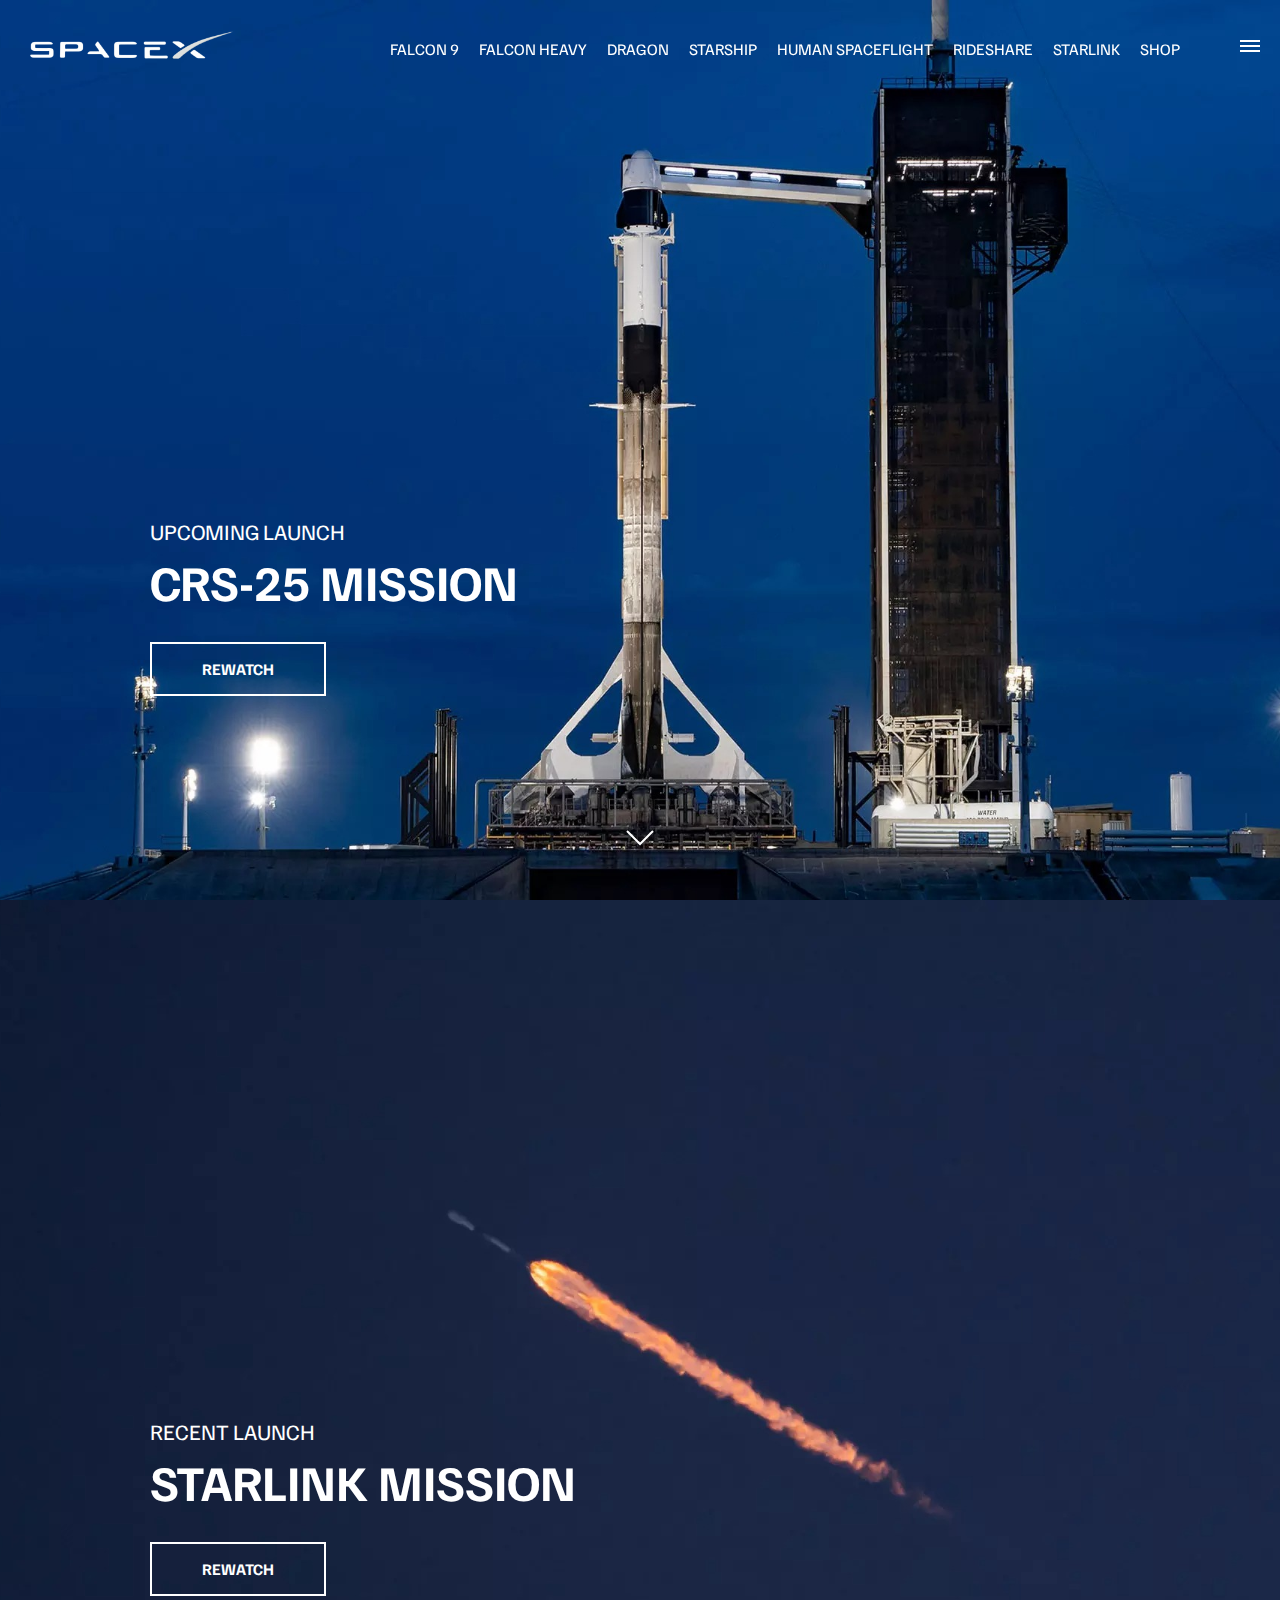
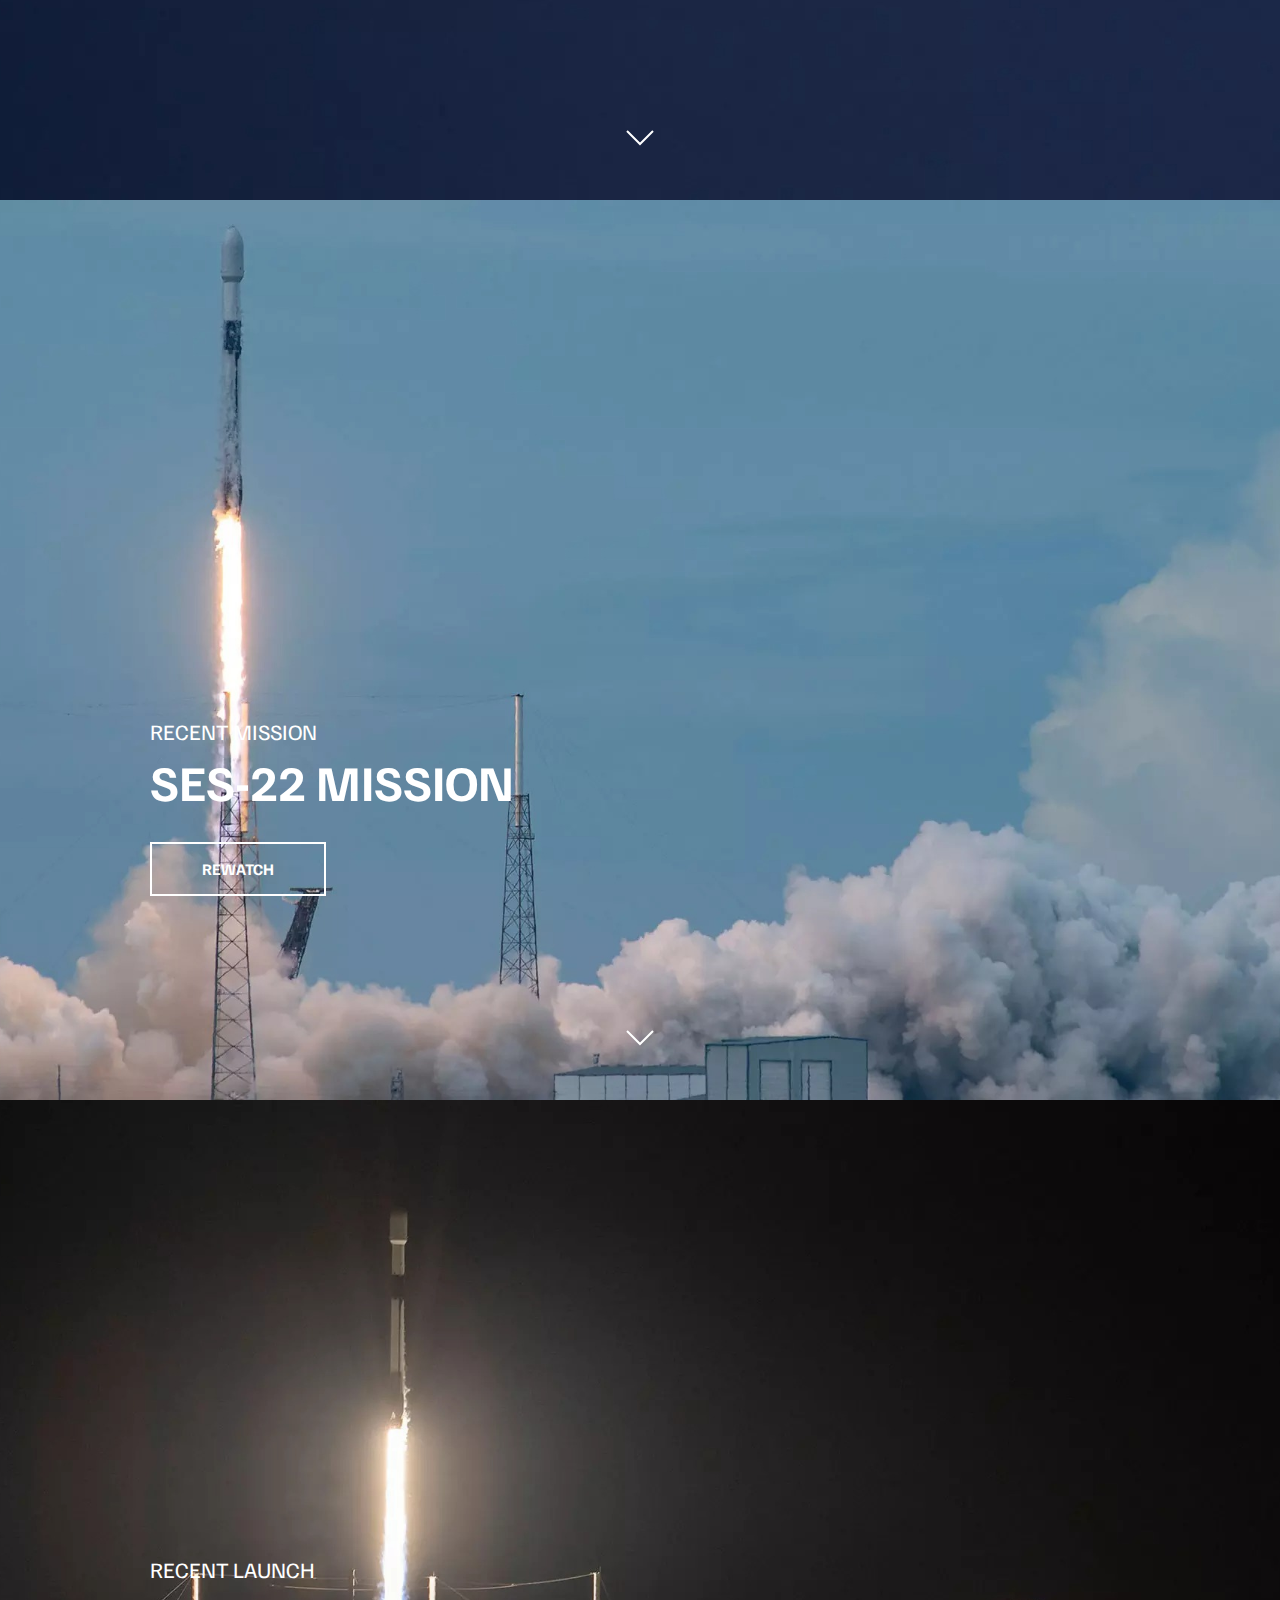
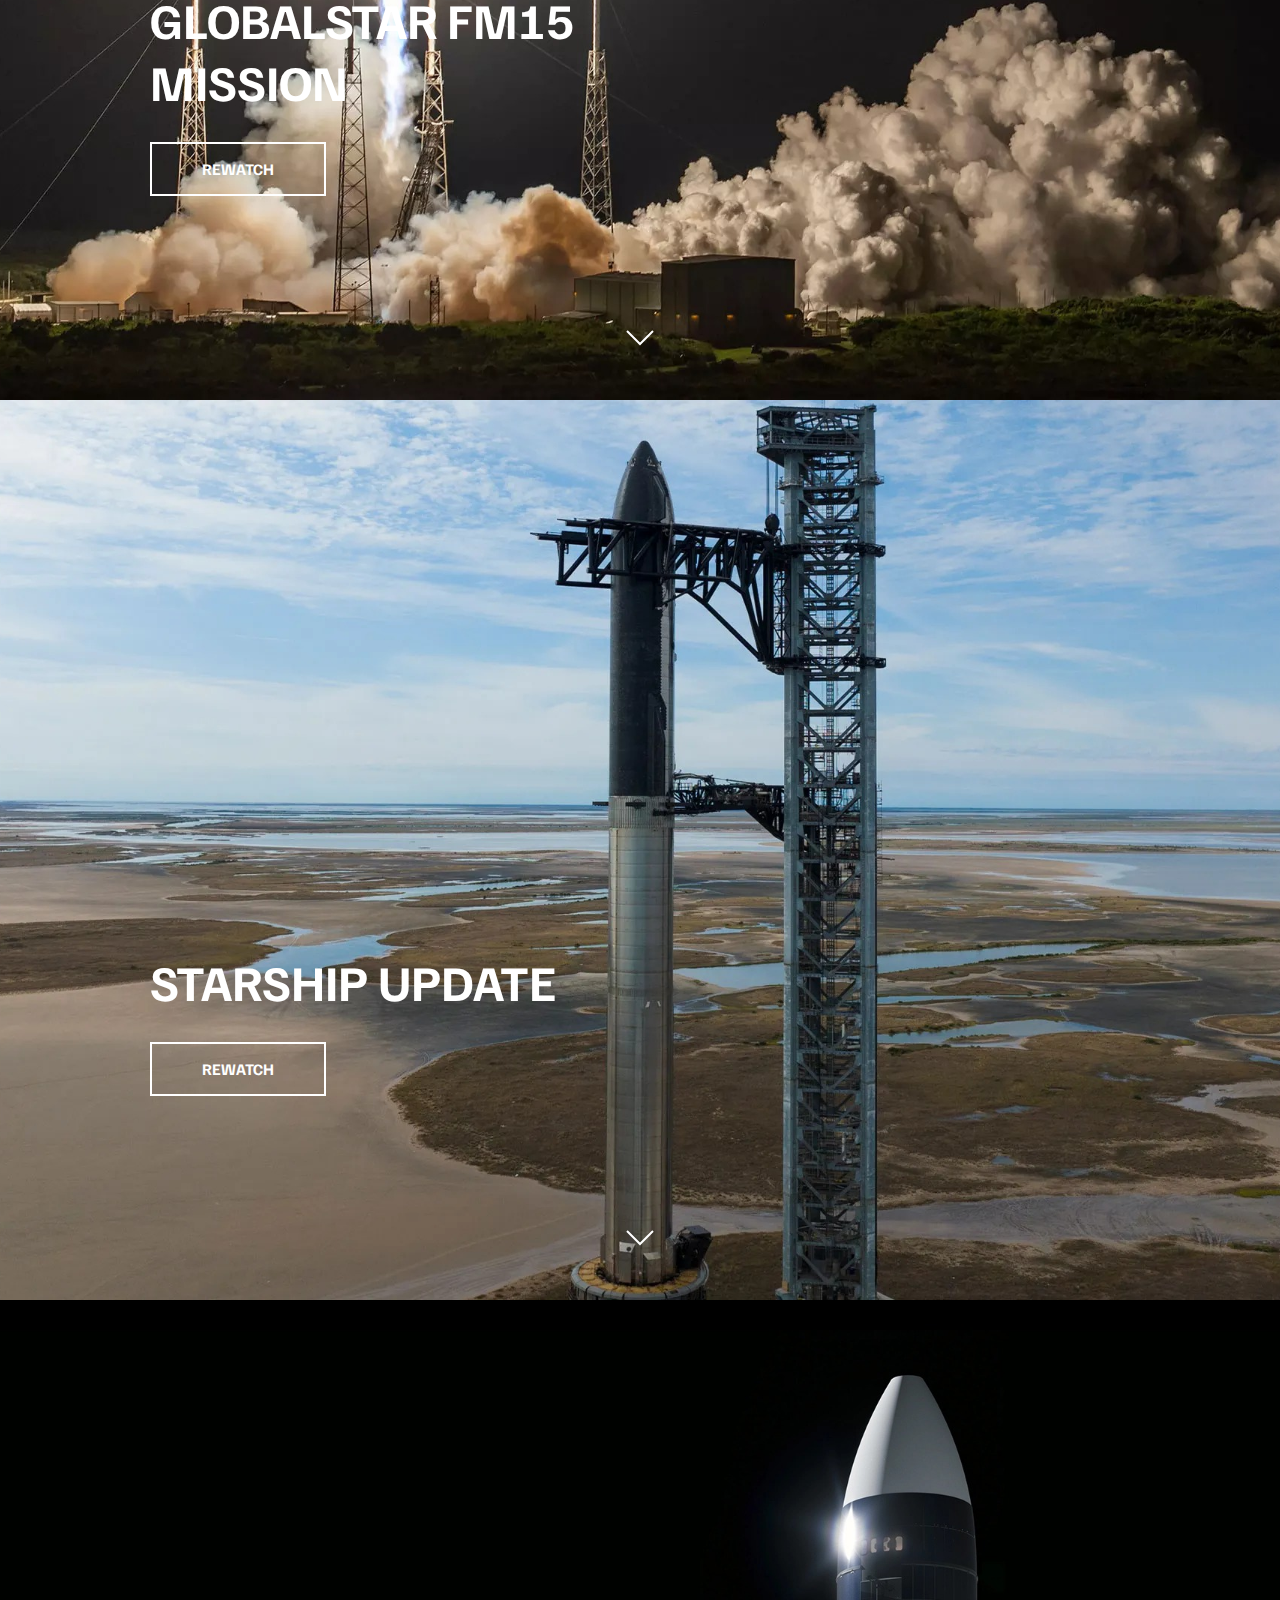
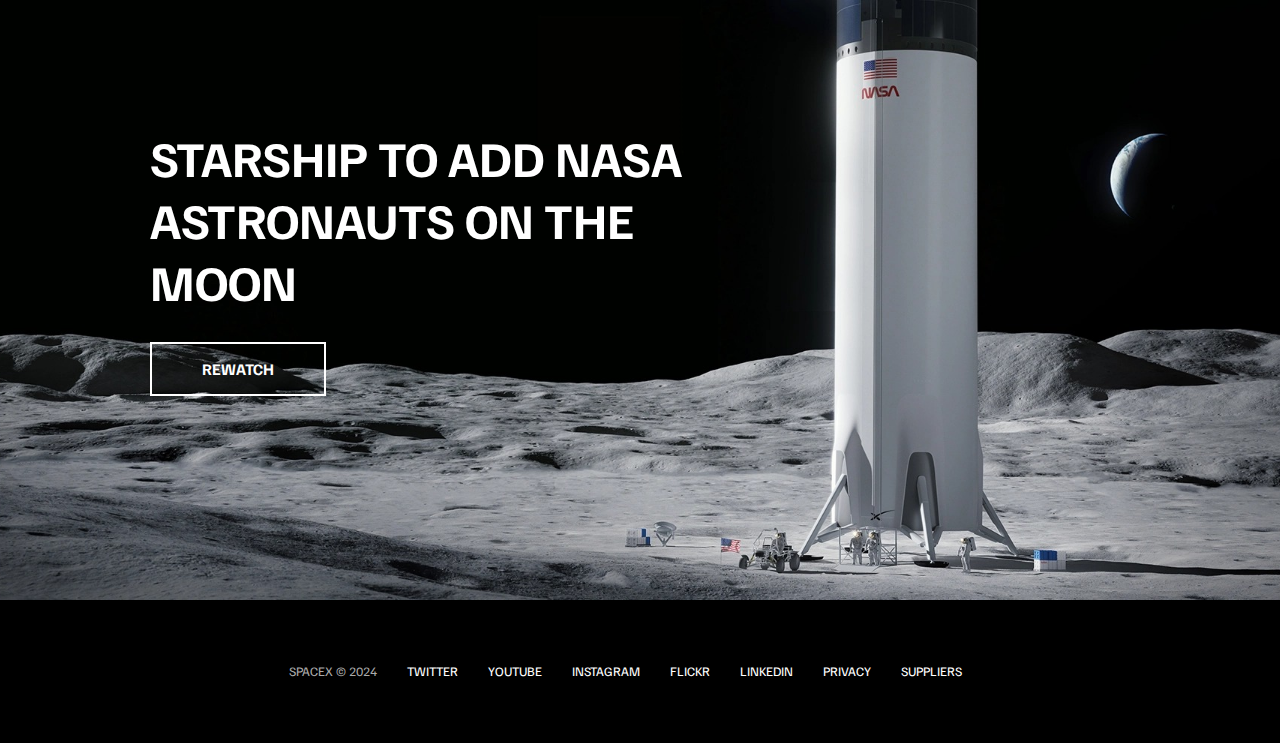
<file: index.html>
<!DOCTYPE html>
<html lang="en">
    <head>
        <meta charset="UTF-8">
        <meta http-equiv="X-UA-Compatible" content="IE=edge">
        <meta name="viewport" content="width=device-width, initial-scale=1.0">
        <link rel="stylesheet" href="CSS/styles.css">
        <script src="JS/main.js" defer></script>
        <title>SpaceX</title>
    </head>
    <body>

        <div id="overlay"></div>
        <div id="mobile-menu" class="mobile-main-menu">
            <ul>
                <li><a href="">Mission</a></li>
                <li><a href="">Launches</a></li>
                <li><a href="">Careers</a></li>
                <li><a href="">Updates</a></li>
                <li><a href="">Shop</a></li>

                <li class="mobile-only"><a href="falcon9.html">Falcon 9</a></li>
                    <li class="mobile-only"><a href="falcon-heavy.html">Falcon Heavy</a></li>
                    <li class="mobile-only"><a href="dragon.html">Dragon</a></li>
                    <li class="mobile-only"><a href="#">Starship</a></li>
                    <li class="mobile-only"><a href="#">Human Spaceflight</a></li>
                    <li class="mobile-only"><a href="#">Rideshare</a></li>
                    <li class="mobile-only"><a href="#">Starlink</a></li>
            </ul>
        </div>
        <header class="main-header">
            <div class="logo">
                <a href="index.html">
                    <img src="img/logo.png" alt="SpaceX">
                </a>
            </div>
            <nav class="desktop-main-menu">
                <ul>
                    <li><a href="falcon9.html">Falcon 9</a></li>
                    <li><a href="falcon-heavy.html">Falcon Heavy</a></li>
                    <li><a href="dragon.html">Dragon</a></li>
                    <li><a href="#">Starship</a></li>
                    <li><a href="#">Human Spaceflight</a></li>
                    <li><a href="#">Rideshare</a></li>
                    <li><a href="#">Starlink</a></li>
                    <li><a href="#">Shop</a></li>
                </ul>
            </nav>
        </header>

        <!-- Hamburger Menu -->
        <button id="menu-btn" class="hamburger" type="button">
            <span class="hamburger-top"></span>
            <span class="hamburger-middle"></span>
            <span class="hamburger-bottom"></span>
        </button>

        <!-- Section A -->
        <section class="section-a">
            <div class="section-inner">
                <h4>Upcoming Launch</h4>
                <h2>CRS-25 Mission</h2>
                <a href="#" class="btn">
                    <div class="hover"></div>
                    <span>Rewatch</span>
                </a>
            </div>

            <div class="scroll-arrow">
                <svg width="30px" height="20px">
                    <path
                      stroke="#ffffff"
                      fill="none"
                      stroke-width="2px"
                      d="M2.000,5.000 L15.000,18.000 L28.000,5.000 "
                    ></path>
                </svg>
            </div>
        </section>

        <!-- Section B -->
        <section class="section-b">
            <div class="section-inner">
                <h4>Recent Launch</h4>
                <h2>Starlink Mission</h2>
                <a href="#" class="btn">
                    <div class="hover"></div>
                    <span>Rewatch</span>
                </a>
            </div>

            <div class="scroll-arrow">
                <svg width="30px" height="20px">
                    <path
                      stroke="#ffffff"
                      fill="none"
                      stroke-width="2px"
                      d="M2.000,5.000 L15.000,18.000 L28.000,5.000 "
                    ></path>
                </svg>
            </div>
        </section>

        <!-- Section C -->
        <section class="section-c">
            <div class="section-inner">
                <h4>Recent Mission</h4>
                <h2>SES-22 Mission</h2>
                <a href="#" class="btn">
                    <div class="hover"></div>
                    <span>Rewatch</span>
                </a>
            </div>

            <div class="scroll-arrow">
                <svg width="30px" height="20px">
                    <path
                      stroke="#ffffff"
                      fill="none"
                      stroke-width="2px"
                      d="M2.000,5.000 L15.000,18.000 L28.000,5.000 "
                    ></path>
                </svg>
            </div>
        </section>

        <!-- Section D -->
        <section class="section-d">
            <div class="section-inner">
                <h4>Recent Launch</h4>
                <h2>Globalstar FM15 Mission</h2>
                <a href="#" class="btn">
                    <div class="hover"></div>
                    <span>Rewatch</span>
                </a>
            </div>

            <div class="scroll-arrow">
                <svg width="30px" height="20px">
                    <path
                      stroke="#ffffff"
                      fill="none"
                      stroke-width="2px"
                      d="M2.000,5.000 L15.000,18.000 L28.000,5.000 "
                    ></path>
                </svg>
            </div>
        </section>

        <!-- Section E -->
        <section class="section-e">
            <div class="section-inner">
                <h2>Starship Update</h2>
                <a href="#" class="btn">
                    <div class="hover"></div>
                    <span>Rewatch</span>
                </a>
            </div>

            <div class="scroll-arrow">
                <svg width="30px" height="20px">
                    <path
                      stroke="#ffffff"
                      fill="none"
                      stroke-width="2px"
                      d="M2.000,5.000 L15.000,18.000 L28.000,5.000 "
                    ></path>
                </svg>
            </div>
        </section>

        <!-- Section F -->
        <section class="section-f">
            <div class="section-inner">
                <h2>Starship to add NASA astronauts on the moon</h2>
                <a href="#" class="btn">
                    <div class="hover"></div>
                    <span>Rewatch</span>
                </a>
            </div>
        </section>

        <footer>
            <ul>
                <li>SpaceX &copy; 2024</li>
                <li><a href="#">Twitter</a></li>
                <li><a href="#">Youtube</a></li>
                <li><a href="#">Instagram</a></li>
                <li><a href="#">Flickr</a></li>
                <li><a href="#">LinkedIn</a></li>
                <li><a href="#">Privacy</a></li>
                <li><a href="#">Suppliers</a></li>
            </ul>
        </footer>
    </body> 
</html>
</file>
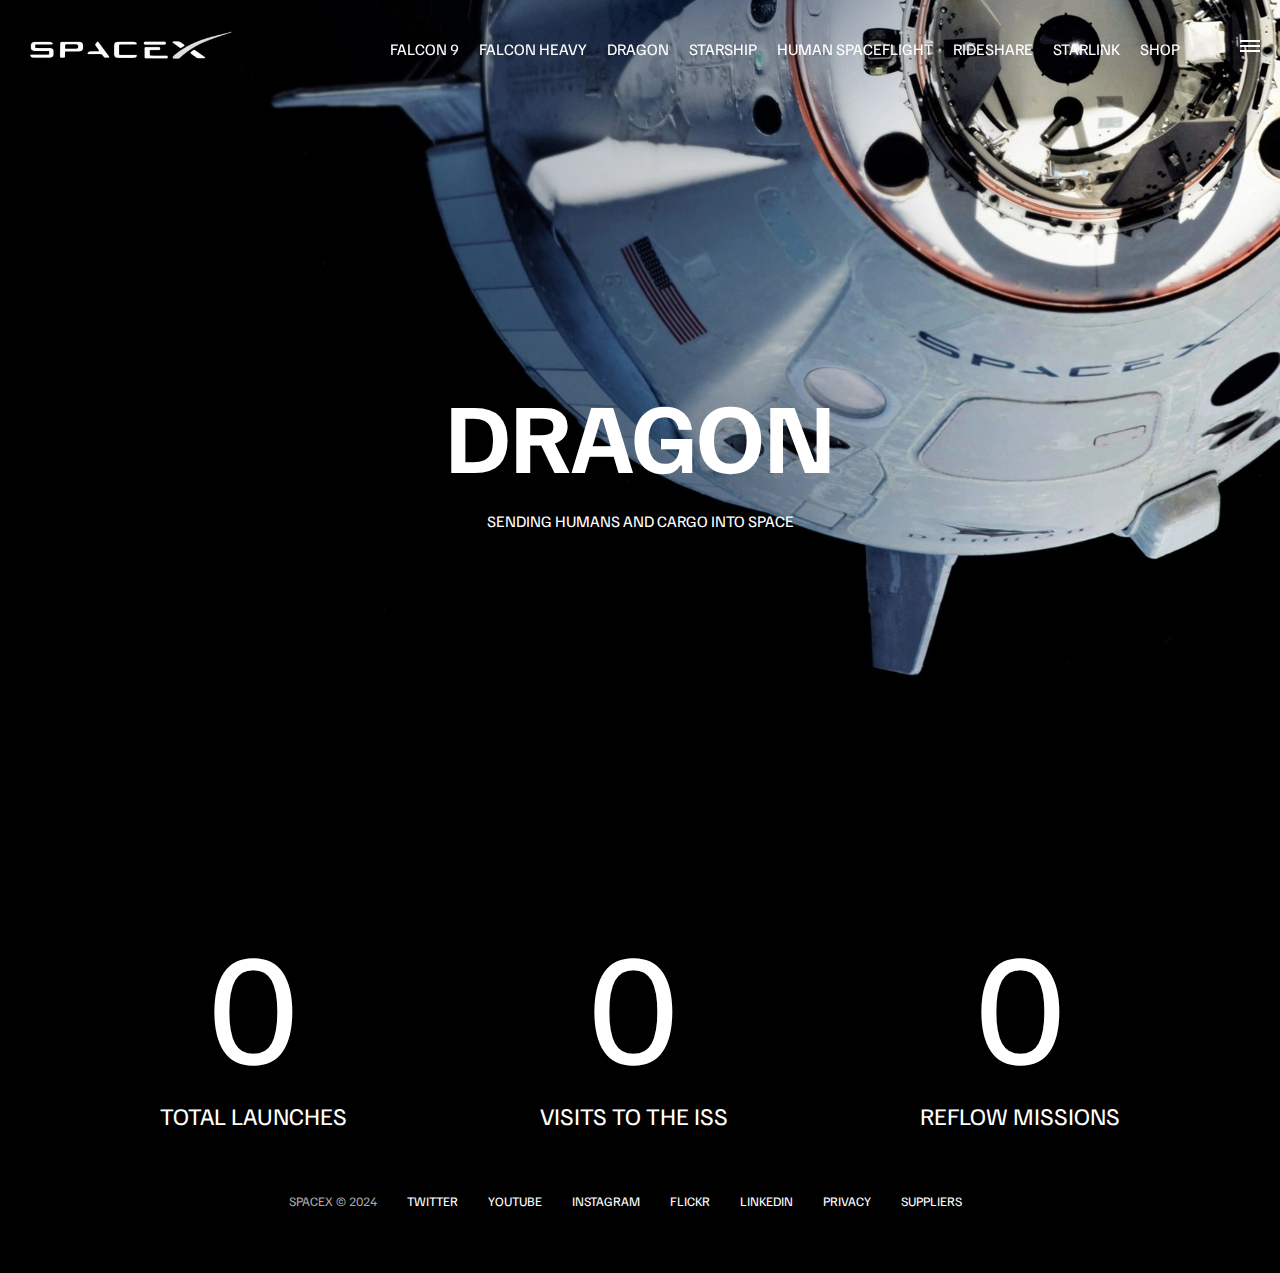
<file: dragon.html>
<!DOCTYPE html>
<html lang="en">
    <head>
        <meta charset="UTF-8">
        <meta http-equiv="X-UA-Compatible" content="IE=edge">
        <meta name="viewport" content="width=device-width, initial-scale=1.0">
        <link rel="stylesheet" href="CSS/styles.css">
        <script src="JS/main.js" defer></script>
        <title>SpaceX - Dragon</title>
    </head>
    <body>

        <div id="overlay"></div>
        <div id="mobile-menu" class="mobile-main-menu">
            <ul>
                <li><a href="">Mission</a></li>
                <li><a href="">Launches</a></li>
                <li><a href="">Careers</a></li>
                <li><a href="">Updates</a></li>
                <li><a href="">Shop</a></li>

                <li class="mobile-only"><a href="falcon9.html">Falcon 9</a></li>
                    <li class="mobile-only"><a href="falcon-heavy.html">Falcon Heavy</a></li>
                    <li class="mobile-only"><a href="dragon.html">Dragon</a></li>
                    <li class="mobile-only"><a href="#">Starship</a></li>
                    <li class="mobile-only"><a href="#">Human Spaceflight</a></li>
                    <li class="mobile-only"><a href="#">Rideshare</a></li>
                    <li class="mobile-only"><a href="#">Starlink</a></li>
            </ul>
        </div>
        <header class="main-header">
            <div class="logo">
                <a href="index.html">
                    <img src="img/logo.png" alt="SpaceX">
                </a>
            </div>
            <nav class="desktop-main-menu">
                <ul>
                    <li><a href="falcon9.html">Falcon 9</a></li>
                    <li><a href="falcon-heavy.html">Falcon Heavy</a></li>
                    <li><a href="dragon.html">Dragon</a></li>
                    <li><a href="#">Starship</a></li>
                    <li><a href="#">Human Spaceflight</a></li>
                    <li><a href="#">Rideshare</a></li>
                    <li><a href="#">Starlink</a></li>
                    <li><a href="#">Shop</a></li>
                </ul>
            </nav>
        </header>

        <!-- Hamburger Menu -->
        <button id="menu-btn" class="hamburger" type="button">
            <span class="hamburger-top"></span>
            <span class="hamburger-middle"></span>
            <span class="hamburger-bottom"></span>
        </button>

        <section class="section-animate bg-dragon"></section>
        <div class="section-inner-center">
            <h3>Dragon</h3>
            <p>Sending humans and cargo into space</p>
        </div>

        <div class="stats">
            <div>
                <span class="counter" data-target="3">0</span>
                <h4>Total Launches</h4>
            </div>
            <div>
                <span class="counter" data-target="31">0</span>
                <h4>Visits to the ISS</h4>
            </div>
            <div>
                <span class="counter" data-target="15">0</span>
                <h4>Reflow Missions</h4>
            </div>
        </div>

        <footer>
            <ul>
                <li>SpaceX &copy; 2024</li>
                <li><a href="#">Twitter</a></li>
                <li><a href="#">Youtube</a></li>
                <li><a href="#">Instagram</a></li>
                <li><a href="#">Flickr</a></li>
                <li><a href="#">LinkedIn</a></li>
                <li><a href="#">Privacy</a></li>
                <li><a href="#">Suppliers</a></li>
            </ul>
        </footer>
    </body> 
</html>
</file>
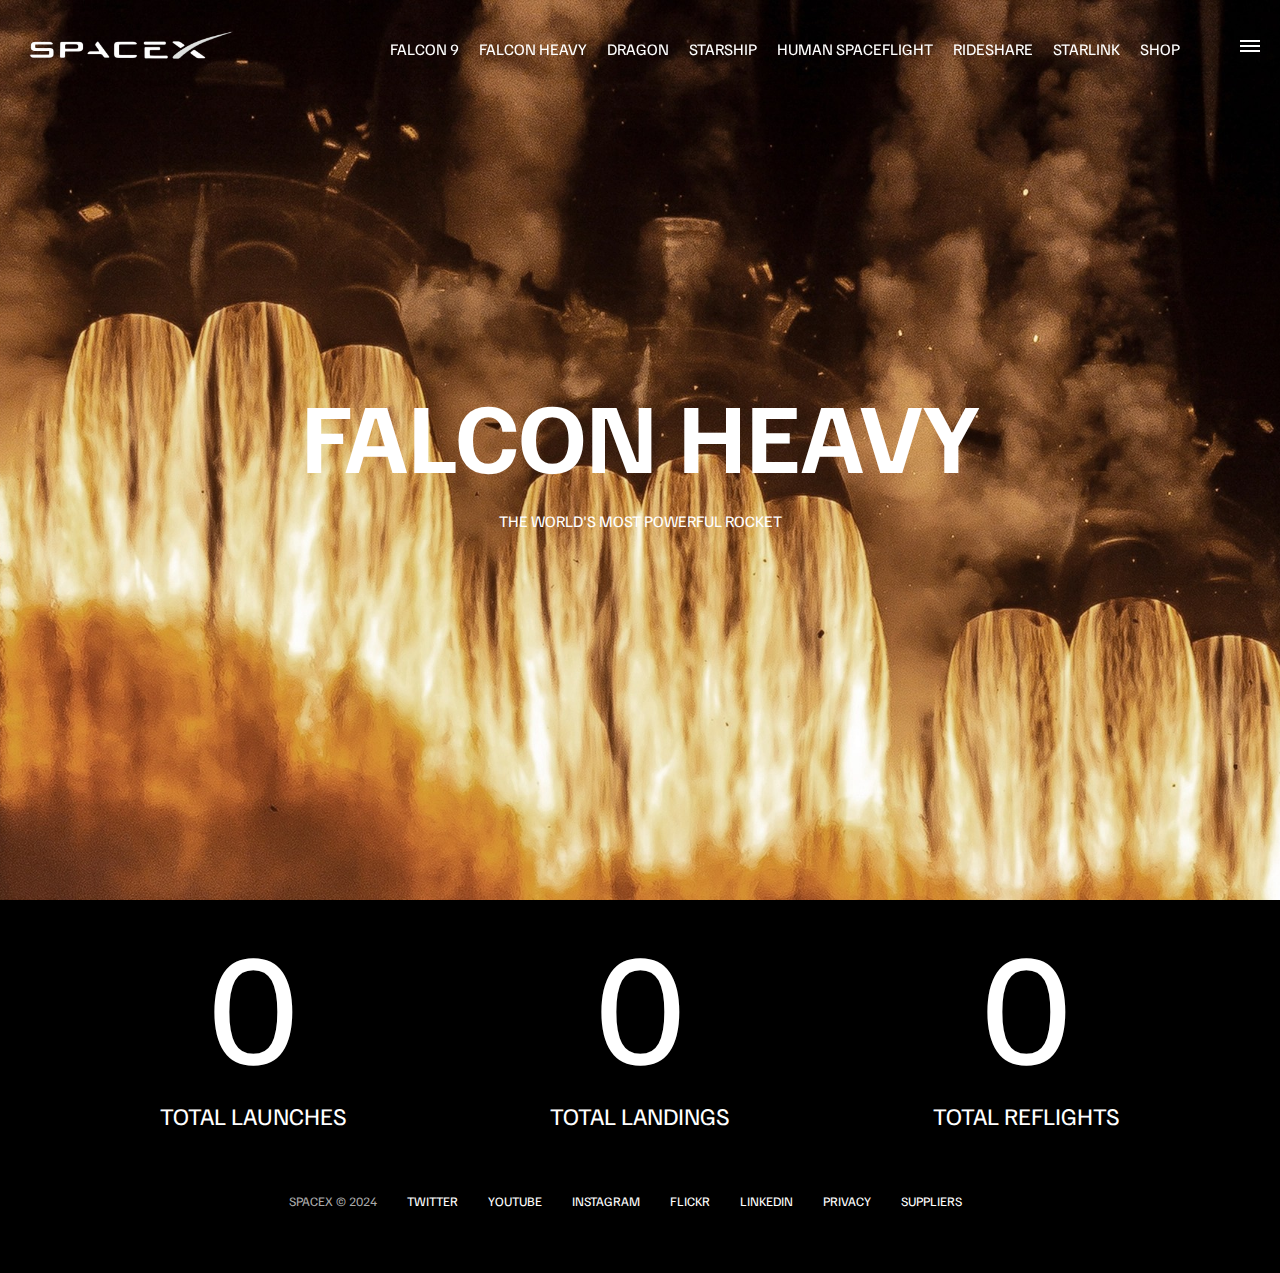
<file: falcon-heavy.html>
<!DOCTYPE html>
<html lang="en">
    <head>
        <meta charset="UTF-8">
        <meta http-equiv="X-UA-Compatible" content="IE=edge">
        <meta name="viewport" content="width=device-width, initial-scale=1.0">
        <link rel="stylesheet" href="CSS/styles.css">
        <script src="JS/main.js" defer></script>
        <title>SpaceX - Falcon Heavy</title>
    </head>
    <body>

        <div id="overlay"></div>
        <div id="mobile-menu" class="mobile-main-menu">
            <ul>
                <li><a href="">Mission</a></li>
                <li><a href="">Launches</a></li>
                <li><a href="">Careers</a></li>
                <li><a href="">Updates</a></li>
                <li><a href="">Shop</a></li>

                <li class="mobile-only"><a href="falcon9.html">Falcon 9</a></li>
                    <li class="mobile-only"><a href="falcon-heavy.html">Falcon Heavy</a></li>
                    <li class="mobile-only"><a href="dragon.html">Dragon</a></li>
                    <li class="mobile-only"><a href="#">Starship</a></li>
                    <li class="mobile-only"><a href="#">Human Spaceflight</a></li>
                    <li class="mobile-only"><a href="#">Rideshare</a></li>
                    <li class="mobile-only"><a href="#">Starlink</a></li>
            </ul>
        </div>
        <header class="main-header">
            <div class="logo">
                <a href="index.html">
                    <img src="img/logo.png" alt="SpaceX">
                </a>
            </div>
            <nav class="desktop-main-menu">
                <ul>
                    <li><a href="falcon9.html">Falcon 9</a></li>
                    <li><a href="falcon-heavy.html">Falcon Heavy</a></li>
                    <li><a href="dragon.html">Dragon</a></li>
                    <li><a href="#">Starship</a></li>
                    <li><a href="#">Human Spaceflight</a></li>
                    <li><a href="#">Rideshare</a></li>
                    <li><a href="#">Starlink</a></li>
                    <li><a href="#">Shop</a></li>
                </ul>
            </nav>
        </header>

        <!-- Hamburger Menu -->
        <button id="menu-btn" class="hamburger" type="button">
            <span class="hamburger-top"></span>
            <span class="hamburger-middle"></span>
            <span class="hamburger-bottom"></span>
        </button>

        <section class="section-animate bg-falcon-heavy"></section>
        <div class="section-inner-center">
            <h3>Falcon Heavy</h3>
            <p>The world's most powerful rocket</p>
        </div>

        <div class="stats">
            <div>
                <span class="counter" data-target="3">0</span>
                <h4>Total Launches</h4>
            </div>
            <div>
                <span class="counter" data-target="7">0</span>
                <h4>Total Landings</h4>
            </div>
            <div>
                <span class="counter" data-target="4">0</span>
                <h4>Total Reflights</h4>
            </div>
        </div>

        <footer>
            <ul>
                <li>SpaceX &copy; 2024</li>
                <li><a href="#">Twitter</a></li>
                <li><a href="#">Youtube</a></li>
                <li><a href="#">Instagram</a></li>
                <li><a href="#">Flickr</a></li>
                <li><a href="#">LinkedIn</a></li>
                <li><a href="#">Privacy</a></li>
                <li><a href="#">Suppliers</a></li>
            </ul>
        </footer>
    </body> 
</html>
</file>
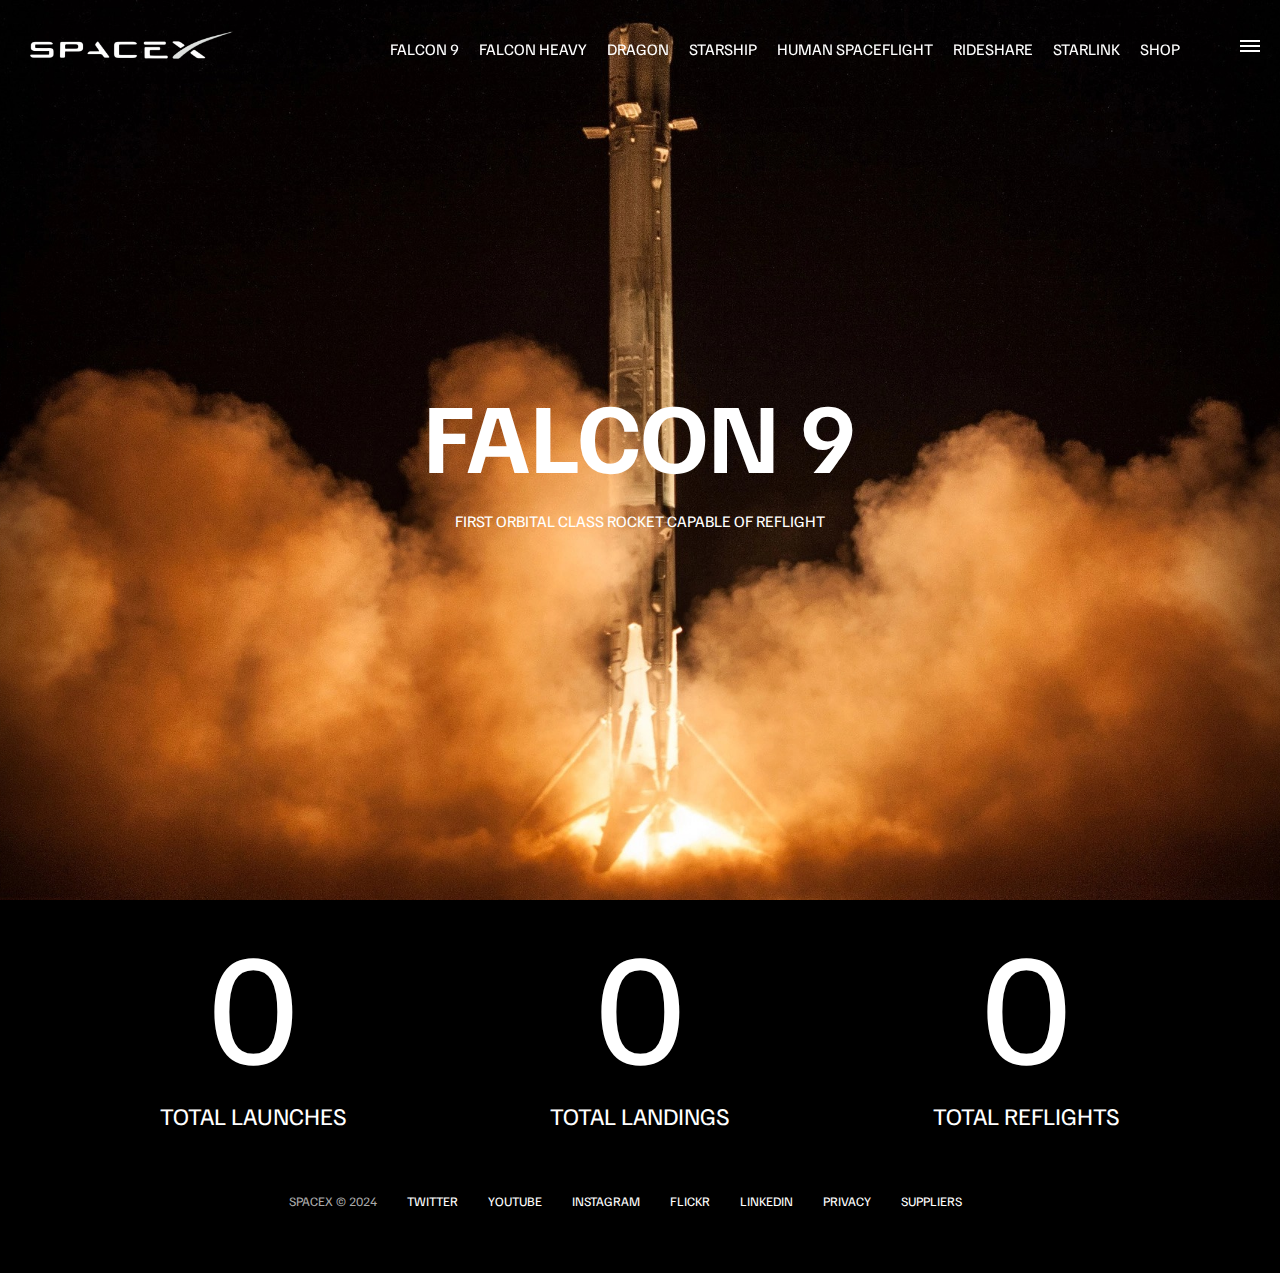
<file: falcon9.html>
<!DOCTYPE html>
<html lang="en">
    <head>
        <meta charset="UTF-8">
        <meta http-equiv="X-UA-Compatible" content="IE=edge">
        <meta name="viewport" content="width=device-width, initial-scale=1.0">
        <link rel="stylesheet" href="CSS/styles.css">
        <script src="JS/main.js" defer></script>
        <title>SpaceX - Falcon 9</title>
    </head>
    <body>

        <div id="overlay"></div>
        <div id="mobile-menu" class="mobile-main-menu">
            <ul>
                <li><a href="">Mission</a></li>
                <li><a href="">Launches</a></li>
                <li><a href="">Careers</a></li>
                <li><a href="">Updates</a></li>
                <li><a href="">Shop</a></li>

                <li class="mobile-only"><a href="falcon9.html">Falcon 9</a></li>
                    <li class="mobile-only"><a href="falcon-heavy.html">Falcon Heavy</a></li>
                    <li class="mobile-only"><a href="dragon.html">Dragon</a></li>
                    <li class="mobile-only"><a href="#">Starship</a></li>
                    <li class="mobile-only"><a href="#">Human Spaceflight</a></li>
                    <li class="mobile-only"><a href="#">Rideshare</a></li>
                    <li class="mobile-only"><a href="#">Starlink</a></li>
            </ul>
        </div>
        <header class="main-header">
            <div class="logo">
                <a href="index.html">
                    <img src="img/logo.png" alt="SpaceX">
                </a>
            </div>
            <nav class="desktop-main-menu">
                <ul>
                    <li><a href="falcon9.html">Falcon 9</a></li>
                    <li><a href="falcon-heavy.html">Falcon Heavy</a></li>
                    <li><a href="dragon.html">Dragon</a></li>
                    <li><a href="#">Starship</a></li>
                    <li><a href="#">Human Spaceflight</a></li>
                    <li><a href="#">Rideshare</a></li>
                    <li><a href="#">Starlink</a></li>
                    <li><a href="#">Shop</a></li>
                </ul>
            </nav>
        </header>

        <!-- Hamburger Menu -->
        <button id="menu-btn" class="hamburger" type="button">
            <span class="hamburger-top"></span>
            <span class="hamburger-middle"></span>
            <span class="hamburger-bottom"></span>
        </button>

        <section class="section-animate bg-falcon-9"></section>
        <div class="section-inner-center">
            <h3>Falcon 9</h3>
            <p>First orbital class rocket capable of reflight</p>
        </div>

        <div class="stats">
            <div>
                <span class="counter" data-target="3">0</span>
                <h4>Total Launches</h4>
            </div>
            <div>
                <span class="counter" data-target="7">0</span>
                <h4>Total Landings</h4>
            </div>
            <div>
                <span class="counter" data-target="4">0</span>
                <h4>Total Reflights</h4>
            </div>
        </div>

        <footer>
            <ul>
                <li>SpaceX &copy; 2024</li>
                <li><a href="#">Twitter</a></li>
                <li><a href="#">Youtube</a></li>
                <li><a href="#">Instagram</a></li>
                <li><a href="#">Flickr</a></li>
                <li><a href="#">LinkedIn</a></li>
                <li><a href="#">Privacy</a></li>
                <li><a href="#">Suppliers</a></li>
            </ul>
        </footer>
    </body> 
</html>
</file>
<file: CSS/styles.css>
@import url('https://fonts.googleapis.com/css2?family=Familjen+Grotesk:ital,wght@0,400..700;1,400..700&display=swap');

*, *::before, *::after {
    margin: 0;
    padding: 0;
    box-sizing: border-box;
}

body {
    font-family: "Familjen Grotesk", sans-serif;
    background: #000;
    color: #fff;
}

a {
    text-decoration: none;
    color: #fff;
}

ul {
    list-style: none;
}

/* Header/Navbar */
.main-header {
    position: fixed;
    top: 0;
    left: 0;
    width: 100%;
    z-index: 3;
    display: flex;
    justify-content: space-between;
    align-items: center;
    text-transform: uppercase;
    height: 100px;
    padding: 0 30px;
}

/* Logo */
.logo {
    width: 210px;
    height: auto;
}

.logo img {
    display: block;
    width: 100%;
    height: auto;
}

/* Desktop Menu*/
.desktop-main-menu {
    margin-right: 50px;
}

.desktop-main-menu ul {
    display: flex;
}

.desktop-main-menu ul li {
    position: relative;
    margin-right: 20px;
    padding-bottom: 2px;
}

/* Menu item bottom border */
.desktop-main-menu ul li a::after {
    content: '';
    position: absolute;
    bottom: 0;
    left: 0;
    width: 100%;
    height: 1px;
    background: #fff;
    transform: scaleX(0);
    transition: transform 0.6s cubic-bezier(0.19, 1, 0.22, 1);
    transform-origin: right center;
}

.desktop-main-menu ul li a:hover::after {
    transform: scaleX(1);
    transform-origin: left center;
    transition-duration: 0.4s;
}

/* Sections */
section {
    position: relative;
    height: 100vh;
    background-position: center center;
    background-repeat: no-repeat;
    background-size: cover;
    text-transform: uppercase;
}

.section-inner {
    position: absolute;
    bottom: 200px;
    left: 150px;
    max-width: 560px;
}

.section-inner h4 {
    font-size: 22px;
    margin-bottom: 5px;
    font-weight: 300;
    animation: fadeInUp 0.5s ease-in-out;
}

.section-inner h2 {
    font-size: 50px;
    font-weight: 700;
    margin-bottom: 20px;
    animation: fadeInUp 0.5s ease-in-out 0.2s;
    animation-fill-mode: both; /*stops from showing at start of animation*/
}

.section-inner a {
    animation: fadeInUp 0.5s ease-in-out 0.4s;
    animation-fill-mode: both;
}

/* Background images */
.section-a{
    background-image: url("/img/section-a.jpg")
}
.section-b{
    background-image: url("/img/section-b.jpg")
}
.section-c{
    background-image: url("/img/section-c.jpg")
}
.section-d{
    background-image: url("/img/section-d.jpg")
}
.section-e{
    background-image: url("/img/section-e.jpg")
}
.section-f{
    background-image: url("/img/section-f.jpg")
}

.btn {
    position: relative;
    display: inline-block;
    cursor: pointer;
    text-align: center;
    min-width: 130px;
    padding: 15px 50px;
    margin-top: 10px;
    border: 2px solid #fff;
    text-transform: uppercase;
    font-weight: bold;
    overflow: hidden;
    z-index: 2;
}

.btn:hover span {
    color: #000
}

.btn .hover {
    position: absolute;
    top: 0;
    left: 0;
    width: 100%;
    height: 100%;
    background-color: #fff;
    color: #000;
    z-index: -1;
    transform: translateY(100%);
    transition: transform 0.6s cubic-bezier(0.19, 1, 0.22, 1);
}

.btn:hover .hover {
    transform: translateY(0);
}

.scroll-arrow {
    position: absolute;
    bottom: 50px;
    left: 50%;
    transform: translateX(-50%);
    animation: fadeBounce 5s infinite;
}

/* Footer */
footer {
    position: relative;
    padding: 55px 0;
}

footer ul {
    display: flex;
    justify-content: center;
    align-items: center;
    flex-wrap: wrap;
}

footer ul li {
    margin-right: 30px;
    color: #aaa;
    text-transform: uppercase;
    font-size: 13px;
    line-height: 2.5;
}

footer ul li a {
    color: #fff;
    transition: color 0.6s;
}

footer ul li a:hover {
    color: #aaa;
}

/* Hamburger Menu */
.hamburger {
    position: fixed;
    top: 40px;
    right: 20px;
    z-index: 10;
    cursor: pointer;
    width: 20px;
    height: 20px;
    background: none;
    border: none;
}

.hamburger-top,
.hamburger-middle,
.hamburger-bottom {
    position: absolute;
    width: 20px;
    height: 2px;
    top: 0;
    left: 0;
    background: #fff;
    transition: all 0.5s;
}

.hamburger-middle {
    transform: translateY(5px);
}

.hamburger-bottom {
    transform: translateY(10px);
}

/*Transition hamburger to X when open*/
.open {
    transform: rotate(90deg);
}

.open .hamburger-top {
    transform: rotate(45deg) translateY(6px) translateX(6px);
}

.open .hamburger-middle {
    display: none;
}

.open .hamburger-bottom {
    transform: rotate(-45deg) translateY(6px) translateX(-6px);
}

/* Overlay */
.overlay-show {
    position: fixed;
    top: 0;
    left: 0;
    width: 100%;
    height: 100%;
    background-color: rgba(0, 0, 0, 0.5);
    z-index: 3;
}

/* Stop body scroll */
.stop-scrolling {
    overflow: hidden;
}

/* Hide mobile main menu items*/
.mobile-only {
    display: none;
}

/* Mobile menu */
.mobile-main-menu {
    position: fixed; 
    top: 0;
    right: 0;
    width: 350px;
    height: 100%;
    background-color: #000;
    z-index: 4;
    display: flex;
    align-items: center;
    justify-content: center;
    transform: translateX(100%);
    transition: transform 0.6s cubic-bezier(0.19, 1, 0.22, 1);
}

/* Bring menu from right */
.show-menu {
    transform: translateX(0);
}

.mobile-main-menu ul {
    display: flex;
    flex-direction: column;
    align-items: end;
    justify-content: center;
    padding: 50px;
    width: 100%;
}

.mobile-main-menu ul li {
    margin-bottom: 20px;
    font-size: 18px;
    text-transform: uppercase;
    border-bottom: 1px #555 dotted;
    width: 100%;
    text-align: right;
    padding-bottom: 8px;
}

.mobile-main-menu ul li a {
    color: #fff;
    transition: color 0.6s;
}

.mobile-main-menu ul li a:hover {
    color: #aaa;
}

/* Inner Pages*/

.bg-falcon-9 {
    background-image: url(/img/falcon-9.jpg)
}

.bg-falcon-heavy {
    background-image: url(/img/falcon-heavy.jpg)
}

.bg-dragon {
    background-image: url(/img/dragon.jpg)
}

.section-animate {
    animation: fadeIn 2s ease-in-out;
}

.section-inner-center {
    position: absolute;
    top: 50%; 
    left: 50%;
    transform: translate(-50%, -50%);
    text-transform: uppercase;
    text-align: center;
    width: 80%;
}

.section-inner-center h3 {
    font-size: 100px;
    margin-bottom: 15px;
    animation: fadeInUp 0.5s ease-in-out;
}

.section-inner-center p {
    font-size: 20x;
    animation: fadeInUp 0.5s ease-in-out 0.2s;
    animation-fill-mode: both;
}

/* Stats */
.stats {
    max-width: 960px;
    margin: 0 auto;
    display: flex;
    align-items: center;
    justify-content: space-between;
    text-align: center;
    text-transform: uppercase;
}

.stats div span {
    font-size: 160px;
}

.stats div h4 {
    font-size: 24px;
    font-weight: 300;
}

/* Animations */
@keyframes fadeInUp {
    0% {
        opacity: 0;
        transform: translateY(140px);
    }
    100% {
        opactiy: 1;
        transform: translateY(0);
    }
}


@keyframes fadeIn {
    0% {
        opacity: 0;
    }
    100% {
        opactiy: 1;
    }
}


@keyframes fadeBounce {
    0%, 
    20%,
    50%,
    80%,
    100% {
        opacity: 0;
        tranform: translateY(-20px);
    }
    40% {
        opacity: 1;
        transform: translateY(0);
    }
}

/* Media Queries */

@media(max-width: 960px) {
    /* Hide desktop menu*/
    .desktop-main-menu {
        display: none;
    }

    /* Show Main Mobile Items */
    .mobile-only {
        display: block;
    }

    .section-inner-center h3 {
        font-size: 75px;
    }
}

@media(max-width: 600px) {
    .section-inner {
        bottom: 75px;
        left: 20px;
    }

    .section-inner h2 {
        font-size: 40px;
    }

    footer ul li:first-child {
        position: absolute;
        top: 30px;
        left: 50%;
        transform: translate(-50%, -50%);
    }

    footer ul li {
        margin-right: 15px;
    }

    .logo {
        width: 150px;
        margin: auto;
    }

    .section-inner-center h3 {
        font-size: 50px;
    }

    /* Stats */
    .stats {
        flex-direction: column;
    }

    .stats div {
        margin-bottom: 20px;
    }
}
</file>
